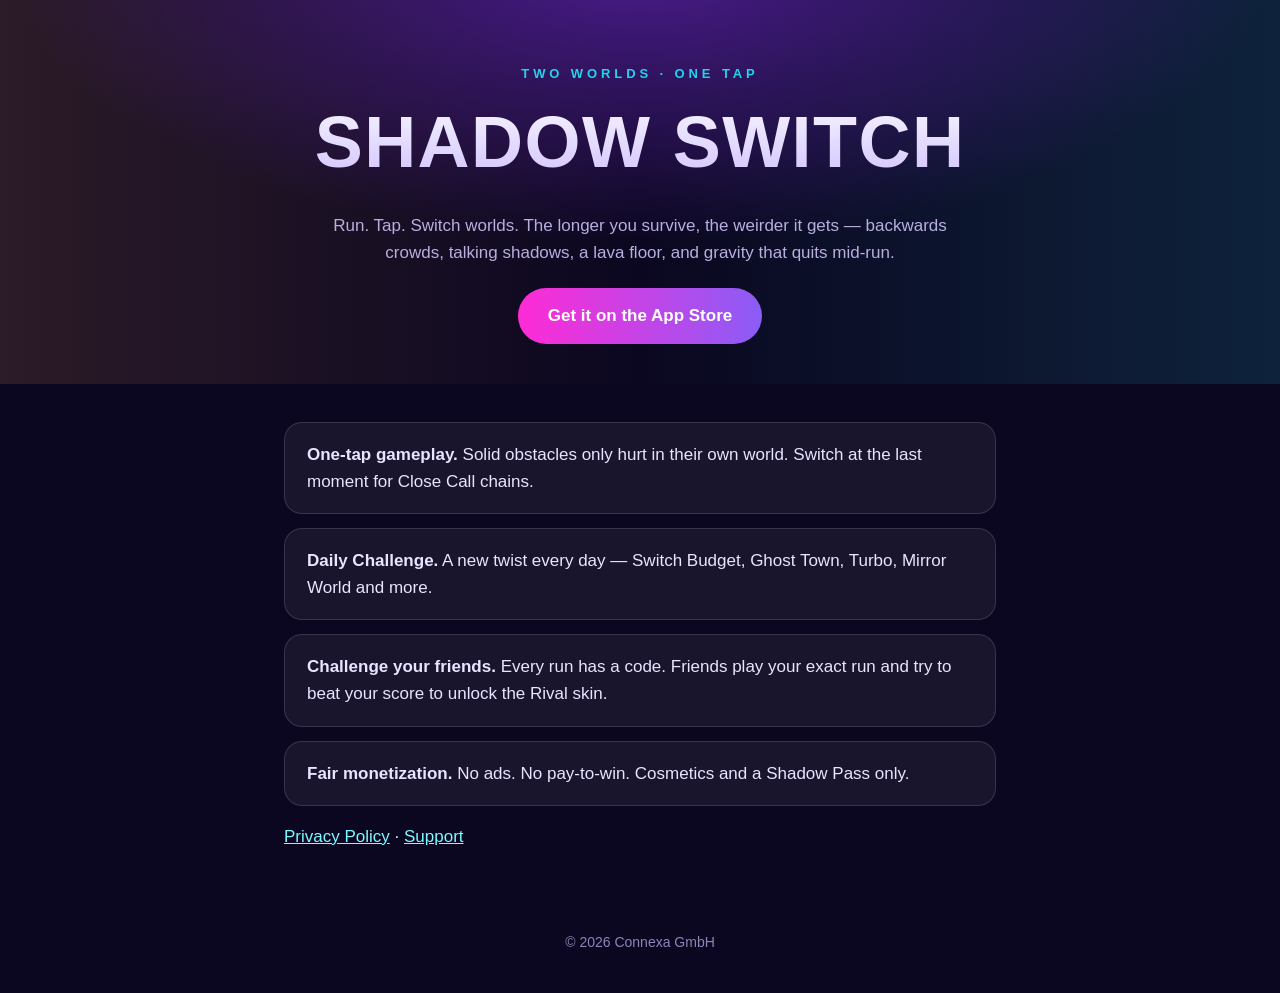
<file: docs/index.html>
<!doctype html><html lang="en"><head><meta charset="utf-8"><meta name="viewport" content="width=device-width,initial-scale=1">
<title>Shadow Switch – Two worlds. One tap.</title>
<meta name="description" content="Shadow Switch: the hyper-casual runner where you flip between the Real World and the Shadow World with one tap. Daily challenges, absurd events, and friend challenges.">
<link rel="stylesheet" href="style.css"></head><body>
<header><div class="tag">TWO WORLDS · ONE TAP</div><h1>SHADOW SWITCH</h1>
<p class="sub">Run. Tap. Switch worlds. The longer you survive, the weirder it gets — backwards crowds, talking shadows, a lava floor, and gravity that quits mid-run.</p>
<a class="btn" href="https://apps.apple.com/app/shadow-switch">Get it on the App Store</a></header>
<main>
<div class="card"><b>One-tap gameplay.</b> Solid obstacles only hurt in their own world. Switch at the last moment for Close Call chains.</div>
<div class="card"><b>Daily Challenge.</b> A new twist every day — Switch Budget, Ghost Town, Turbo, Mirror World and more.</div>
<div class="card"><b>Challenge your friends.</b> Every run has a code. Friends play your exact run and try to beat your score to unlock the Rival skin.</div>
<div class="card"><b>Fair monetization.</b> No ads. No pay-to-win. Cosmetics and a Shadow Pass only.</div>
<p><a href="privacy.html">Privacy Policy</a> · <a href="support.html">Support</a></p>
</main><footer>© 2026 Connexa GmbH</footer></body></html>
</file>
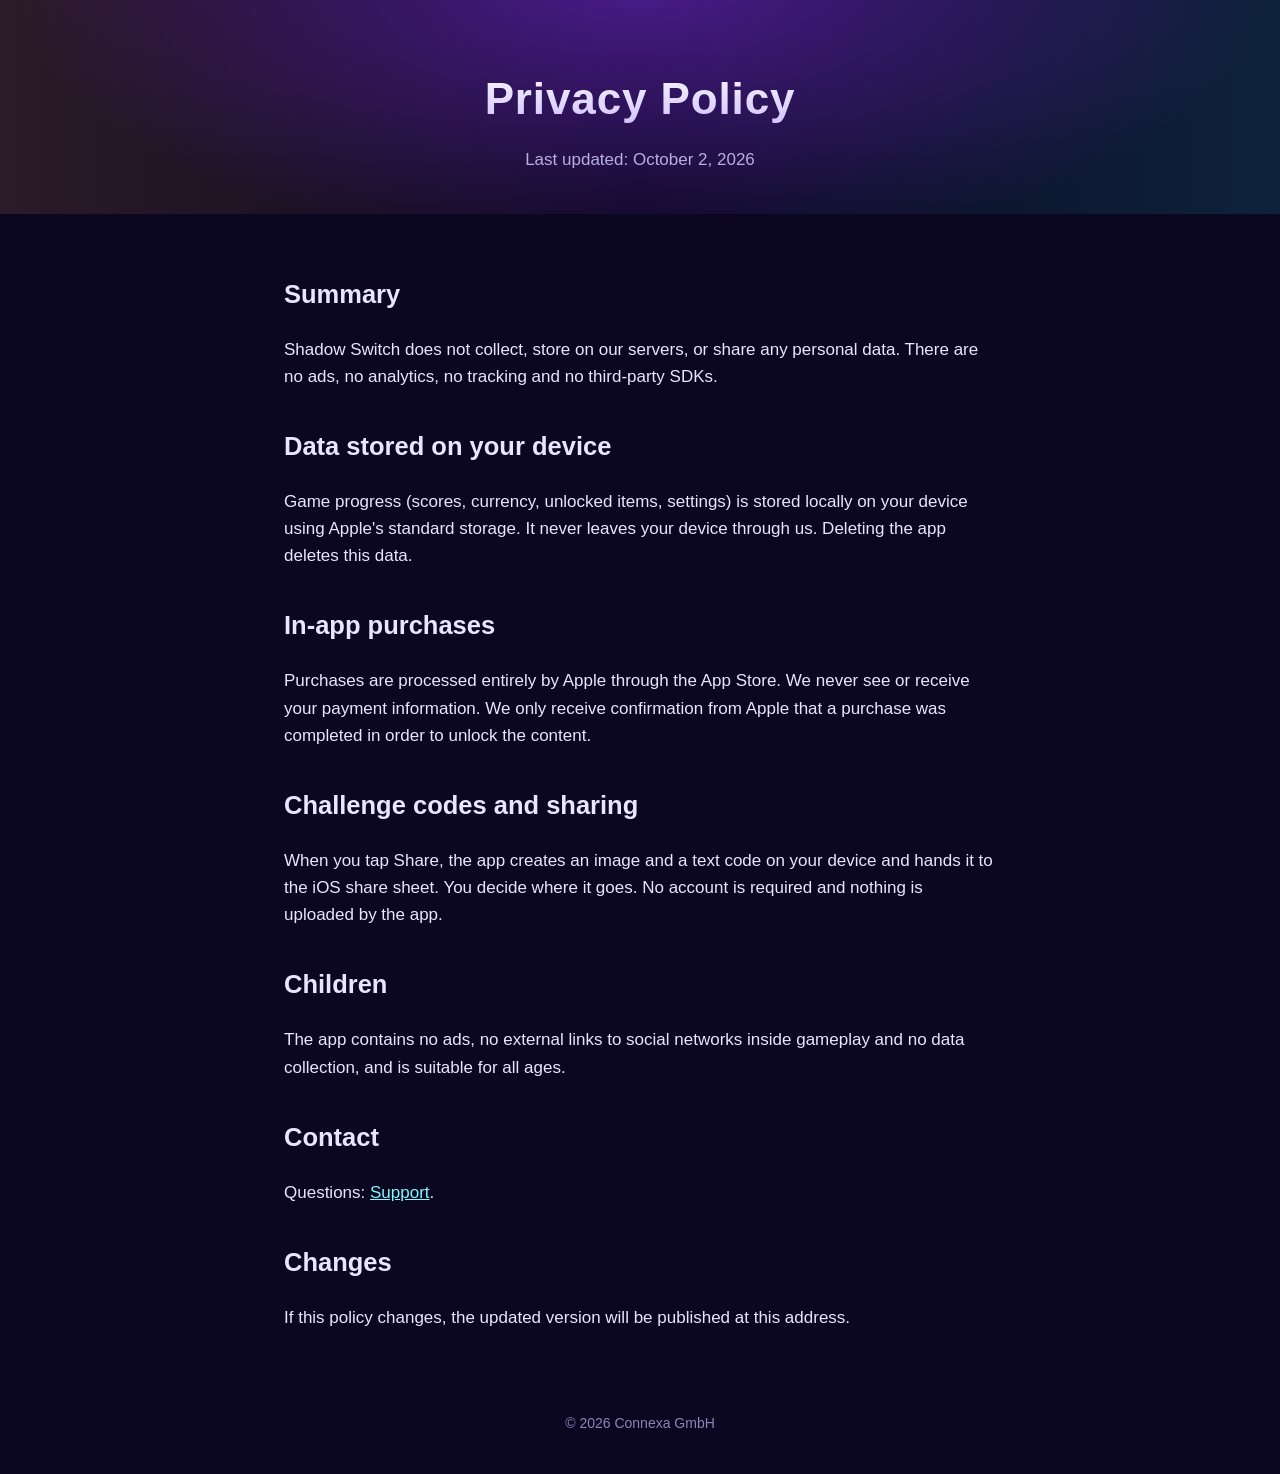
<file: docs/privacy.html>
<!doctype html><html lang="en"><head><meta charset="utf-8"><meta name="viewport" content="width=device-width,initial-scale=1"><title>Shadow Switch – Privacy Policy</title><link rel="stylesheet" href="style.css"></head><body>
<header><h1 style="font-size:44px">Privacy Policy</h1><p class="sub">Last updated: October 2, 2026</p></header><main>
<h2>Summary</h2><p>Shadow Switch does not collect, store on our servers, or share any personal data. There are no ads, no analytics, no tracking and no third-party SDKs.</p>
<h2>Data stored on your device</h2><p>Game progress (scores, currency, unlocked items, settings) is stored locally on your device using Apple's standard storage. It never leaves your device through us. Deleting the app deletes this data.</p>
<h2>In-app purchases</h2><p>Purchases are processed entirely by Apple through the App Store. We never see or receive your payment information. We only receive confirmation from Apple that a purchase was completed in order to unlock the content.</p>
<h2>Challenge codes and sharing</h2><p>When you tap Share, the app creates an image and a text code on your device and hands it to the iOS share sheet. You decide where it goes. No account is required and nothing is uploaded by the app.</p>
<h2>Children</h2><p>The app contains no ads, no external links to social networks inside gameplay and no data collection, and is suitable for all ages.</p>
<h2>Contact</h2><p>Questions: <a href="support.html">Support</a>.</p>
<h2>Changes</h2><p>If this policy changes, the updated version will be published at this address.</p>
</main><footer>© 2026 Connexa GmbH</footer></body></html>
</file>
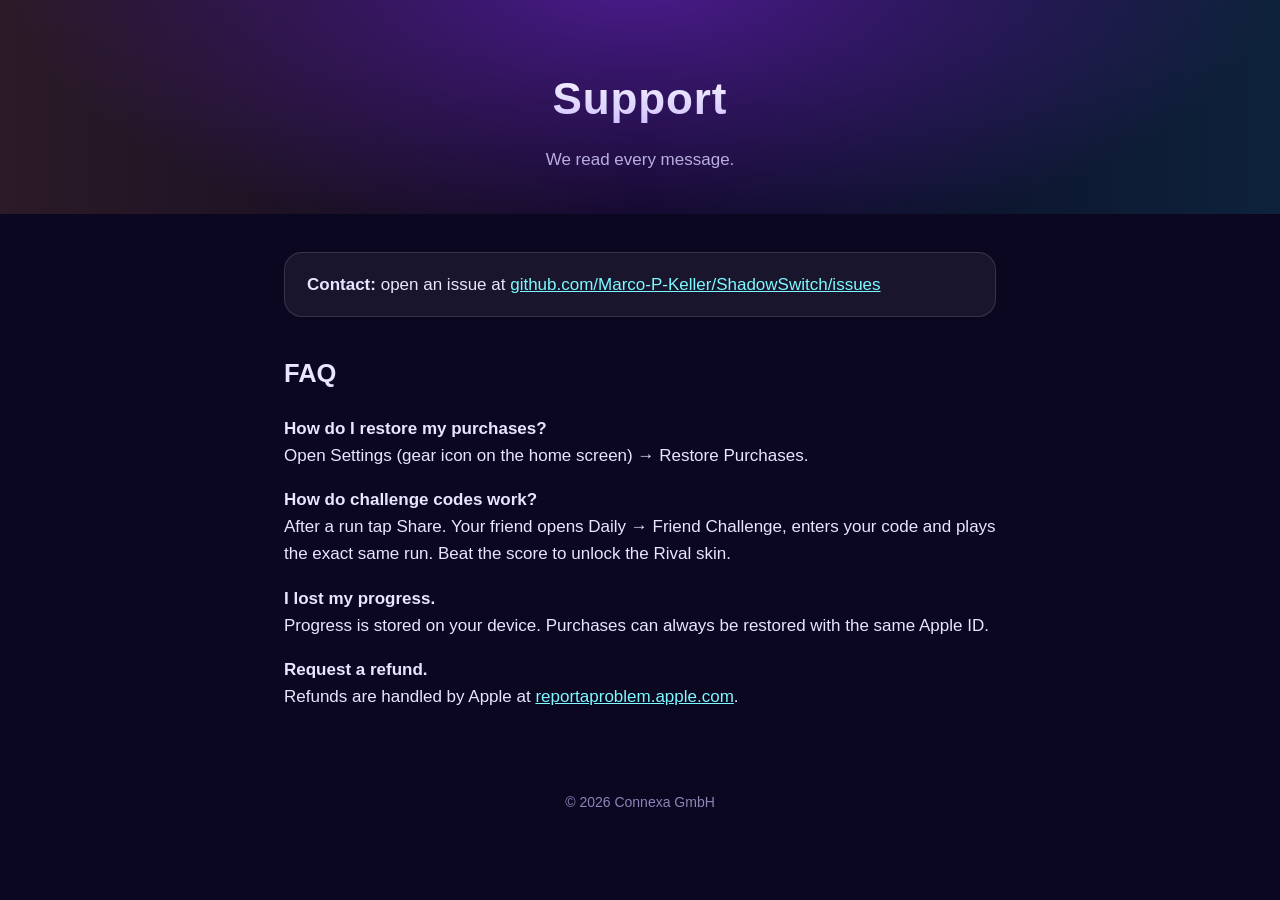
<file: docs/support.html>
<!doctype html><html lang="en"><head><meta charset="utf-8"><meta name="viewport" content="width=device-width,initial-scale=1"><title>Shadow Switch – Support</title><link rel="stylesheet" href="style.css"></head><body>
<header><h1 style="font-size:44px">Support</h1><p class="sub">We read every message.</p></header><main>
<div class="card"><b>Contact:</b> open an issue at <a href="https://github.com/Marco-P-Keller/ShadowSwitch/issues">github.com/Marco-P-Keller/ShadowSwitch/issues</a></div>
<h2>FAQ</h2>
<p><b>How do I restore my purchases?</b><br>Open Settings (gear icon on the home screen) → Restore Purchases.</p>
<p><b>How do challenge codes work?</b><br>After a run tap Share. Your friend opens Daily → Friend Challenge, enters your code and plays the exact same run. Beat the score to unlock the Rival skin.</p>
<p><b>I lost my progress.</b><br>Progress is stored on your device. Purchases can always be restored with the same Apple ID.</p>
<p><b>Request a refund.</b><br>Refunds are handled by Apple at <a href="https://reportaproblem.apple.com">reportaproblem.apple.com</a>.</p>
</main><footer>© 2026 Connexa GmbH</footer></body></html>
</file>
<file: docs/style.css>
:root{color-scheme:dark}*{box-sizing:border-box}body{margin:0;font:17px/1.6 -apple-system,BlinkMacSystemFont,"SF Pro Text",Segoe UI,sans-serif;background:#0b0720;color:#e9e4ff}
a{color:#7df9ff}header{padding:64px 24px 40px;text-align:center;background:radial-gradient(900px 400px at 50% -10%,#4b1c8c 0%,transparent 70%),linear-gradient(90deg,#ff9a5a22,transparent 50%,#22d3ee22)}
h1{font-size:clamp(40px,8vw,72px);margin:0;letter-spacing:.02em;font-weight:900;background:linear-gradient(180deg,#fff,#c9b8ff);-webkit-background-clip:text;color:transparent}
.tag{letter-spacing:.3em;font-size:13px;color:#22d3ee;font-weight:800}.sub{color:#b8aee0;max-width:620px;margin:12px auto 0}
main{max-width:760px;margin:0 auto;padding:24px}h2{margin-top:36px}.card{background:#ffffff0f;border:1px solid #ffffff22;border-radius:18px;padding:18px 22px;margin:14px 0}
.btn{display:inline-block;margin-top:22px;padding:14px 30px;border-radius:999px;background:linear-gradient(90deg,#ff2bd6,#8b5cf6);color:#fff;font-weight:900;text-decoration:none}
footer{text-align:center;color:#8d84b8;padding:40px 24px;font-size:14px}
</file>
